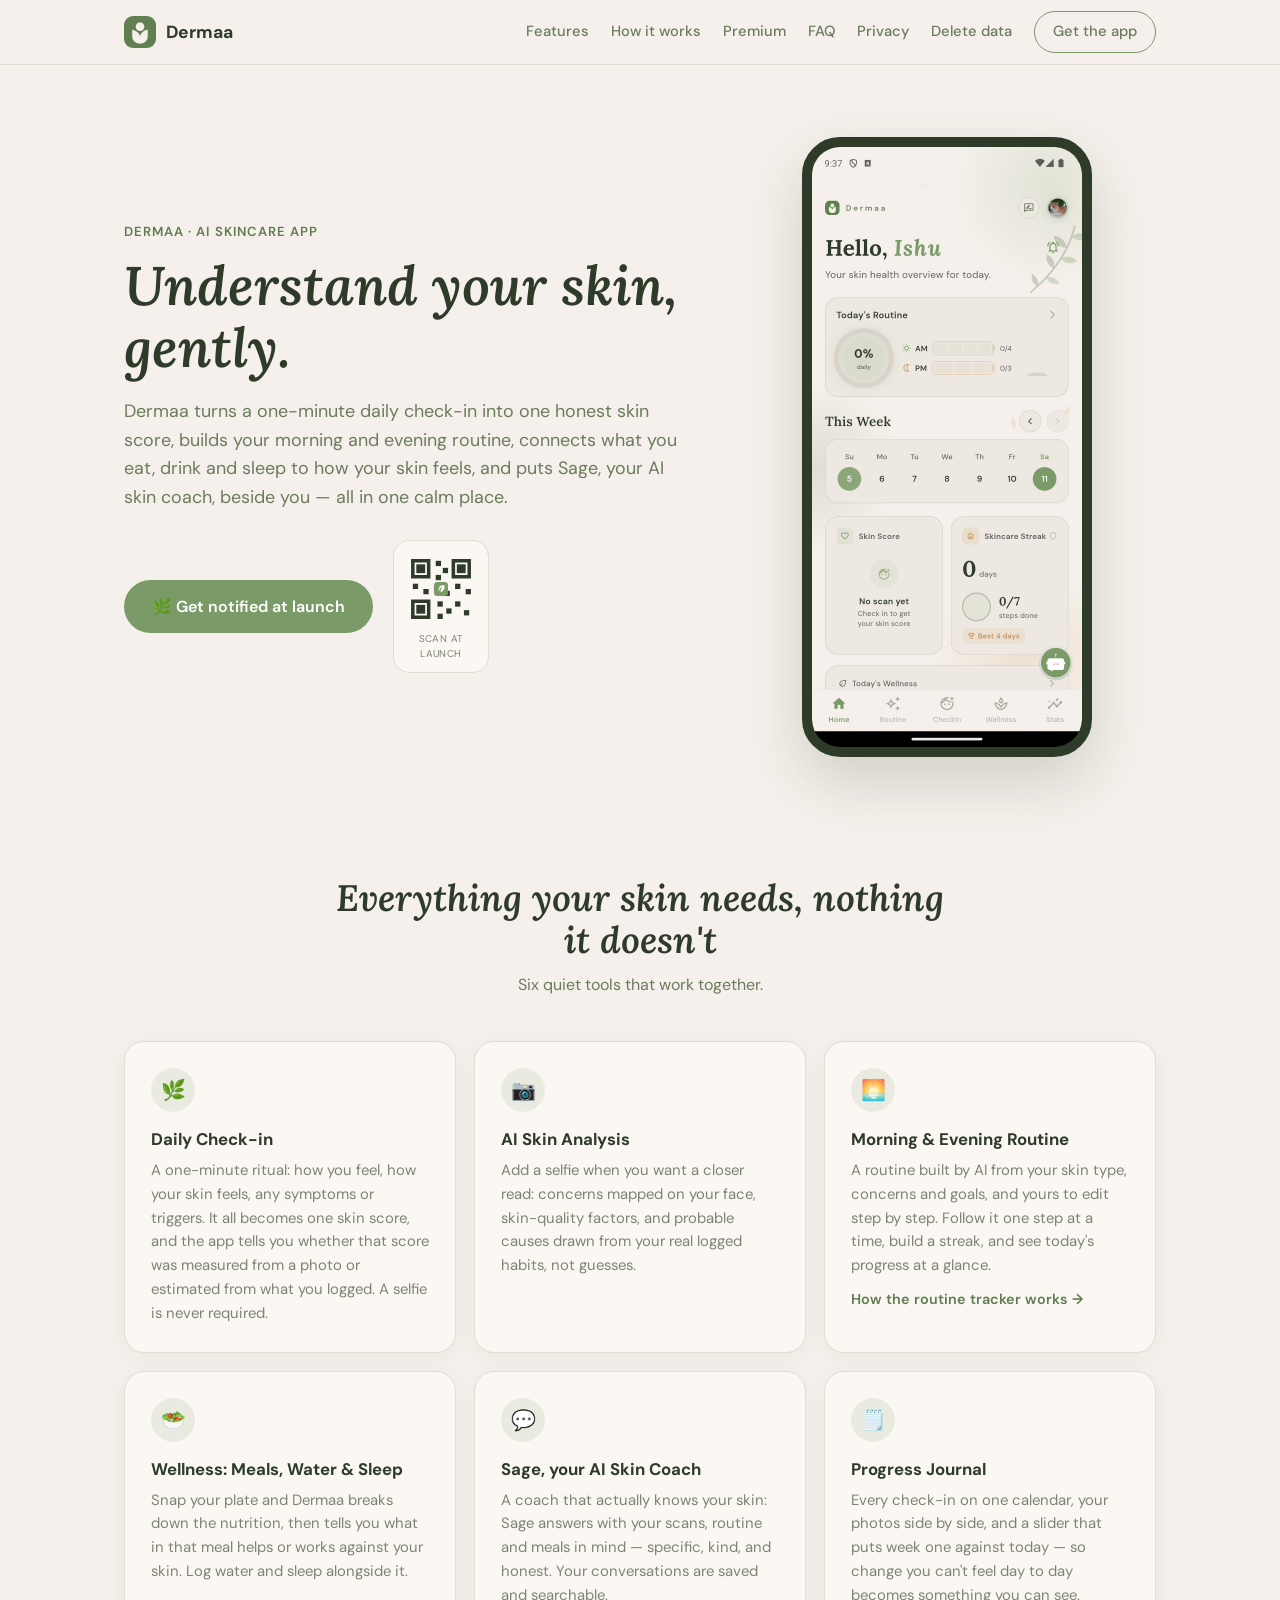
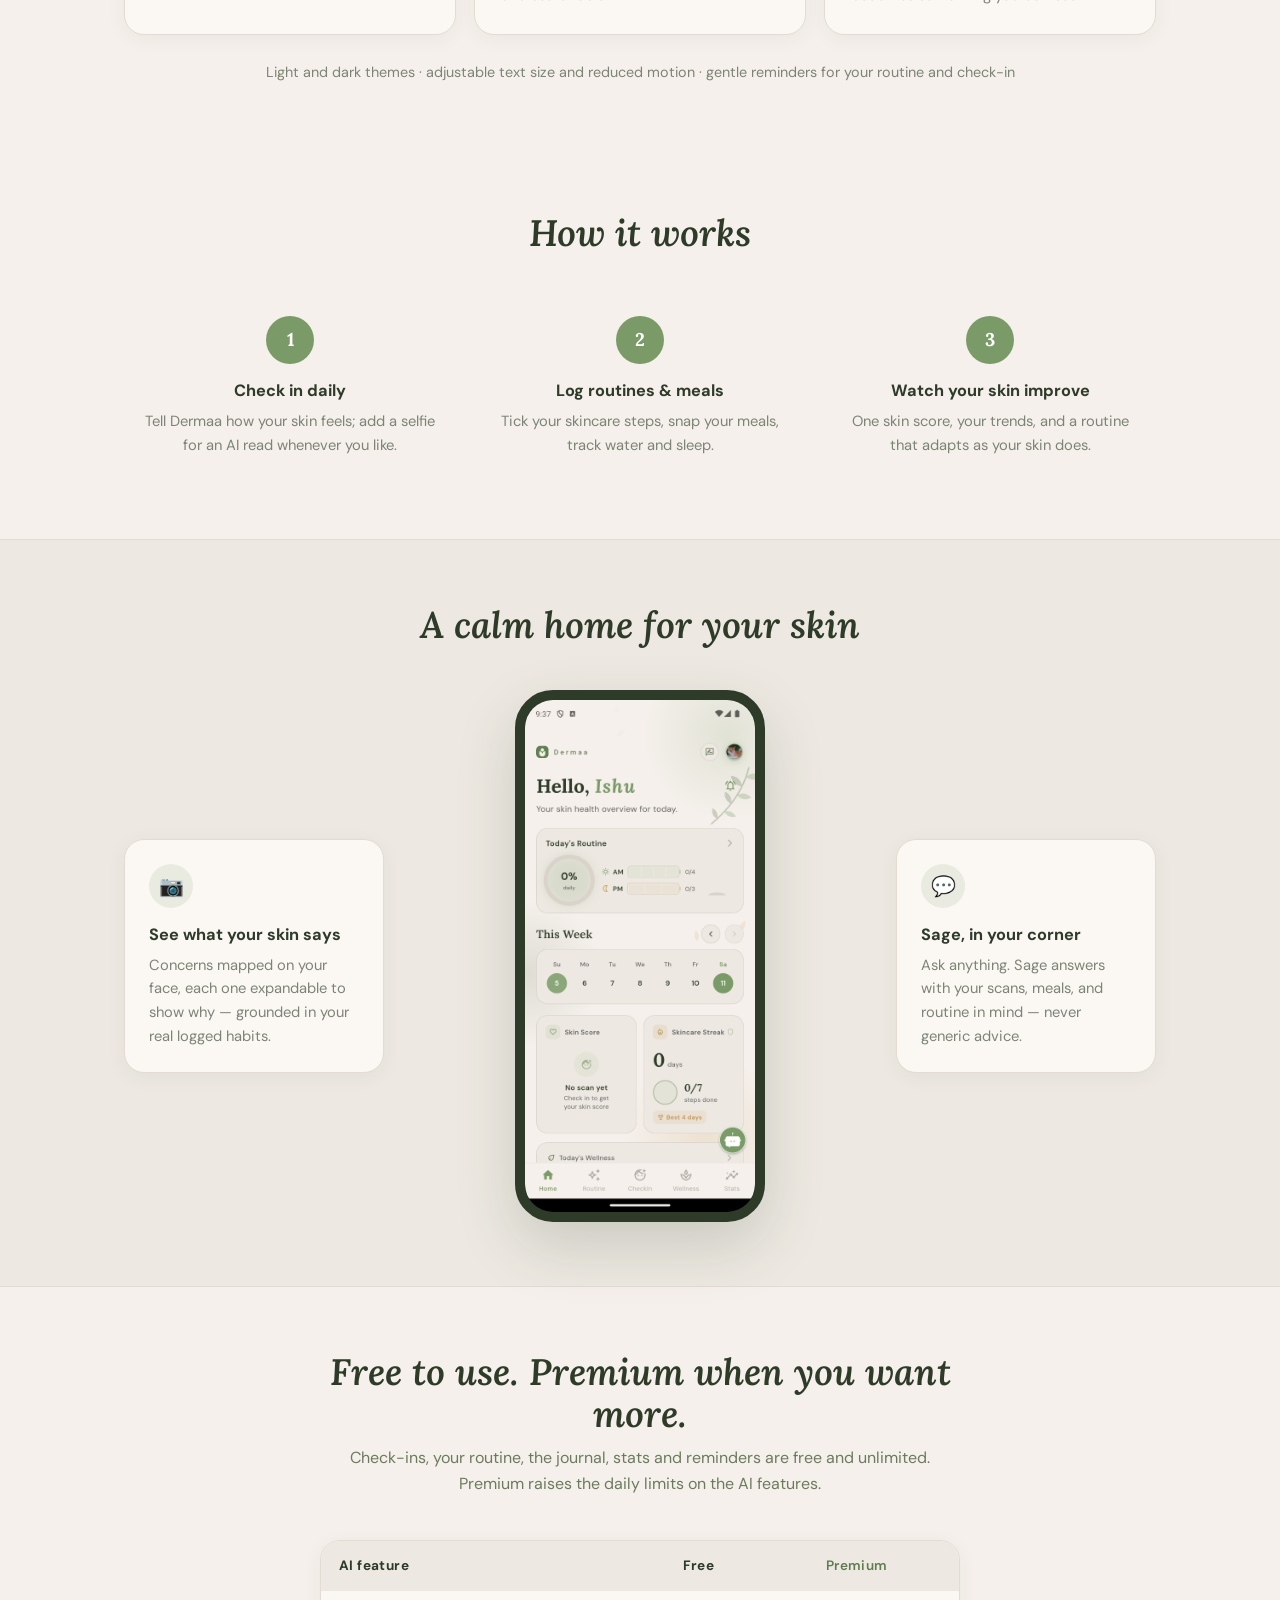
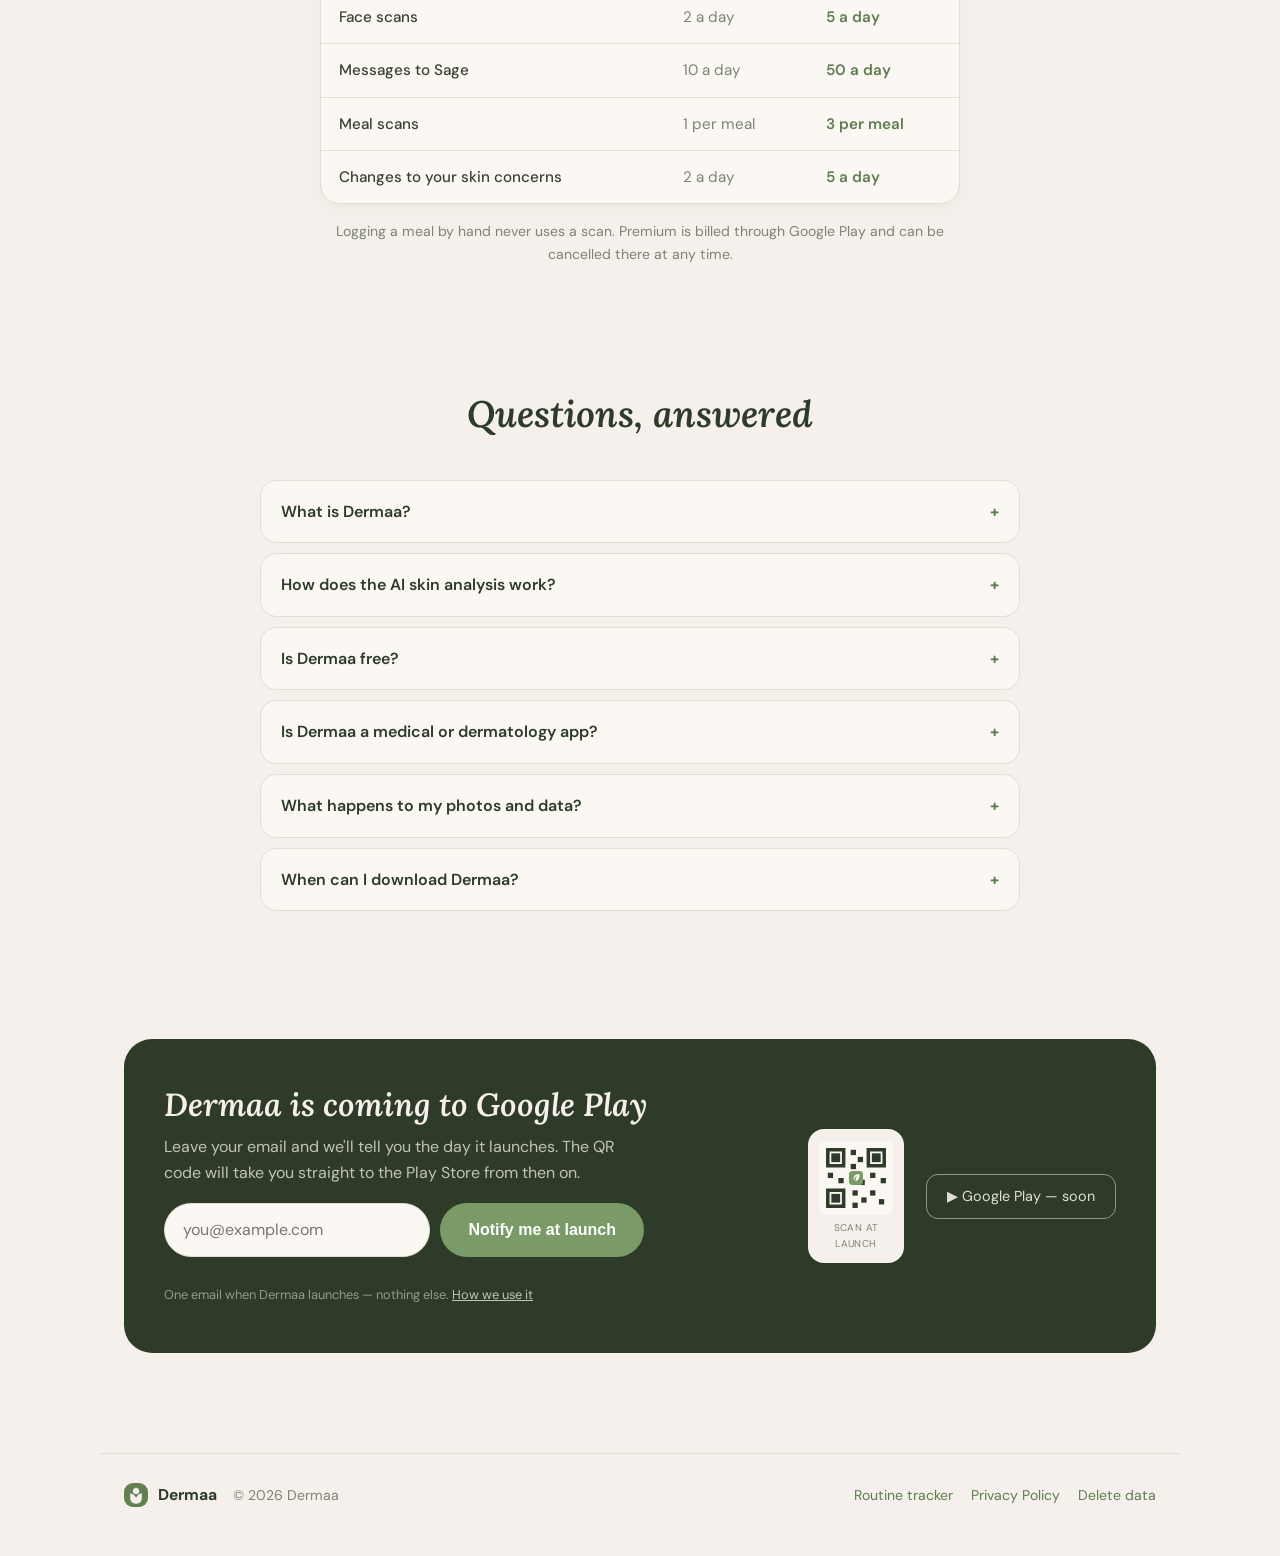
<file: index.html>
<!DOCTYPE html>
<html lang="en">
<head>
  <meta charset="UTF-8" />
  <meta name="viewport" content="width=device-width, initial-scale=1.0" />
  <title>Dermaa: AI Skin Analysis &amp; Skincare Routine Tracker</title>
  <meta name="description" content="Dermaa is an AI skincare app: a daily skin check-in with one skin score, AI skin analysis from a selfie, your morning and evening routine, and Sage, an AI skin coach." />
  <meta property="og:site_name" content="Dermaa" />
  <meta property="og:title" content="Dermaa: AI Skin Analysis &amp; Skincare Routine Tracker" />
  <meta property="og:description" content="A daily skin check-in, AI skin analysis, your morning and evening routine, wellness tracking and Sage, your AI skin coach — in one calm app." />
  <meta property="og:type" content="website" />
  <meta property="og:url" content="https://dermaa.app/" />
  <meta property="og:image" content="https://dermaa.app/assets/shot_dashboard.png" />
  <link rel="canonical" href="https://dermaa.app/" />
  <meta name="twitter:card" content="summary_large_image" />
  <link rel="icon" type="image/png" sizes="48x48" href="assets/favicon-48.png" />
  <link rel="icon" type="image/png" sizes="192x192" href="assets/icon-192.png" />
  <link rel="apple-touch-icon" href="assets/apple-touch-icon.png" />
  <script type="application/ld+json">
  {
    "@context": "https://schema.org",
    "@graph": [
      {
        "@type": "WebSite",
        "@id": "https://dermaa.app/#website",
        "name": "Dermaa",
        "alternateName": ["Dermaa app", "Dermaa skincare"],
        "url": "https://dermaa.app/"
      },
      {
        "@type": "Organization",
        "@id": "https://dermaa.app/#org",
        "name": "Dermaa",
        "url": "https://dermaa.app/",
        "logo": "https://dermaa.app/assets/app_icon.png",
        "email": "reckad007@gmail.com"
      },
      {
        "@type": "MobileApplication",
        "name": "Dermaa",
        "url": "https://dermaa.app/",
        "operatingSystem": "Android",
        "applicationCategory": "HealthApplication",
        "description": "AI skincare app: a daily skin check-in with one skin score, AI skin analysis from a selfie, a morning and evening skincare routine, meal, water and sleep tracking, and Sage, an AI skin coach.",
        "image": "https://dermaa.app/assets/shot_dashboard.png",
        "publisher": { "@id": "https://dermaa.app/#org" },
        "offers": { "@type": "Offer", "price": "0", "priceCurrency": "INR" }
      }
    ]
  }
  </script>
  <link rel="preconnect" href="https://fonts.googleapis.com" />
  <link rel="preconnect" href="https://fonts.gstatic.com" crossorigin />
  <link href="https://fonts.googleapis.com/css2?family=DM+Sans:wght@400;500;600;700&family=Lora:ital,wght@1,500;1,600;1,700&display=swap" rel="stylesheet" />
  <link rel="stylesheet" href="styles.css?v=7" />
</head>
<body>

  <header class="nav">
    <div class="wrap nav-inner">
      <a class="brand" href="#"><img src="assets/app_icon.png" alt="Dermaa logo" />Dermaa</a>
      <nav class="nav-links">
        <a href="#features">Features</a>
        <a href="#how">How it works</a>
        <a href="#premium">Premium</a>
        <a href="#faq">FAQ</a>
        <a href="privacy.html">Privacy</a>
        <a href="delete-account.html">Delete data</a>
        <a class="btn-outline" href="#download" data-track="nav_get_app">Get the app</a>
      </nav>
    </div>
  </header>

  <main>
    <section class="hero">
      <div class="wrap hero-grid">
        <div>
          <p class="eyebrow">Dermaa · AI skincare app</p>
          <h1>Understand your skin, gently.</h1>
          <p class="lead">
            Dermaa turns a one-minute daily check-in into one honest skin
            score, builds your morning and evening routine, connects what you
            eat, drink and sleep to how your skin feels, and puts Sage, your AI
            skin coach, beside you — all in one calm place.
          </p>
          <div class="hero-cta">
            <a class="btn" href="#download" data-track="hero_cta">🌿 Get notified at launch</a>
            <div class="qr-card" title="Play Store QR — added at launch">
              <!-- Placeholder — swap for the real Play Store QR at launch -->
              <img id="playstore-qr" src="assets/qr_placeholder.svg" alt="Play Store QR code placeholder" />
              <span>SCAN AT LAUNCH</span>
            </div>
          </div>
        </div>
        <div class="phone">
          <img src="assets/shot_dashboard.png" alt="Dermaa dashboard showing routine progress, skin score, and streak" />
        </div>
      </div>
    </section>

    <section id="features">
      <div class="wrap">
        <div class="section-head">
          <h2>Everything your skin needs, nothing it doesn't</h2>
          <p>Six quiet tools that work together.</p>
        </div>
        <div class="features">
          <div class="feature">
            <div class="chip">🌿</div>
            <h3>Daily Check-in</h3>
            <p>A one-minute ritual: how you feel, how your skin feels, any
            symptoms or triggers. It all becomes one skin score, and the app
            tells you whether that score was measured from a photo or estimated
            from what you logged. A selfie is never required.</p>
          </div>
          <div class="feature">
            <div class="chip">📷</div>
            <h3>AI Skin Analysis</h3>
            <p>Add a selfie when you want a closer read: concerns mapped on your
            face, skin-quality factors, and probable causes drawn from your real
            logged habits, not guesses.</p>
          </div>
          <div class="feature">
            <div class="chip">🌅</div>
            <h3>Morning &amp; Evening Routine</h3>
            <p>A routine built by AI from your skin type, concerns and goals,
            and yours to edit step by step. Follow it one step at a time, build
            a streak, and see today's progress at a glance.</p>
            <a class="feature-link" href="skincare-routine-tracker.html" data-track="routine_tracker_link">How the routine tracker works →</a>
          </div>
          <div class="feature">
            <div class="chip">🥗</div>
            <h3>Wellness: Meals, Water &amp; Sleep</h3>
            <p>Snap your plate and Dermaa breaks down the nutrition, then tells
            you what in that meal helps or works against your skin. Log water
            and sleep alongside it.</p>
          </div>
          <div class="feature">
            <div class="chip">💬</div>
            <h3>Sage, your AI Skin Coach</h3>
            <p>A coach that actually knows your skin: Sage answers with your
            scans, routine and meals in mind — specific, kind, and honest. Your
            conversations are saved and searchable.</p>
          </div>
          <div class="feature">
            <div class="chip">🗒️</div>
            <h3>Progress Journal</h3>
            <p>Every check-in on one calendar, your photos side by side, and a
            slider that puts week one against today — so change you can't feel
            day to day becomes something you can see.</p>
          </div>
        </div>
        <p class="features-note">Light and dark themes · adjustable text size and
        reduced motion · gentle reminders for your routine and check-in</p>
      </div>
    </section>

    <section id="how">
      <div class="wrap">
        <div class="section-head">
          <h2>How it works</h2>
        </div>
        <div class="steps">
          <div class="step">
            <div class="num">1</div>
            <h3>Check in daily</h3>
            <p>Tell Dermaa how your skin feels; add a selfie for an AI read
            whenever you like.</p>
          </div>
          <div class="step">
            <div class="num">2</div>
            <h3>Log routines &amp; meals</h3>
            <p>Tick your skincare steps, snap your meals, track water and sleep.</p>
          </div>
          <div class="step">
            <div class="num">3</div>
            <h3>Watch your skin improve</h3>
            <p>One skin score, your trends, and a routine that adapts as your
            skin does.</p>
          </div>
        </div>
      </div>
    </section>

    <!-- More phone screenshots can be added here later: duplicate the .phone
         block inside .shots-row and drop PNGs into assets/. -->
    <section class="shots">
      <div class="wrap">
        <div class="section-head">
          <h2>A calm home for your skin</h2>
        </div>
        <div class="shots-row">
          <div class="shot-callout">
            <div class="chip">📷</div>
            <h3>See what your skin says</h3>
            <p>Concerns mapped on your face, each one expandable to show why —
            grounded in your real logged habits.</p>
          </div>
          <div class="phone"><img src="assets/shot_dashboard.png" alt="Dermaa dashboard" /></div>
          <div class="shot-callout">
            <div class="chip">💬</div>
            <h3>Sage, in your corner</h3>
            <p>Ask anything. Sage answers with your scans, meals, and
            routine in mind — never generic advice.</p>
          </div>
        </div>
      </div>
    </section>

    <section id="premium">
      <div class="wrap">
        <div class="section-head">
          <h2>Free to use. Premium when you want more.</h2>
          <p>Check-ins, your routine, the journal, stats and reminders are free
          and unlimited. Premium raises the daily limits on the AI features.</p>
        </div>
        <div class="plans">
          <table>
            <thead>
              <tr><th scope="col">AI feature</th><th scope="col">Free</th><th scope="col">Premium</th></tr>
            </thead>
            <tbody>
              <tr><th scope="row">Face scans</th><td>2 a day</td><td>5 a day</td></tr>
              <tr><th scope="row">Messages to Sage</th><td>10 a day</td><td>50 a day</td></tr>
              <tr><th scope="row">Meal scans</th><td>1 per meal</td><td>3 per meal</td></tr>
              <tr><th scope="row">Changes to your skin concerns</th><td>2 a day</td><td>5 a day</td></tr>
            </tbody>
          </table>
          <p class="plans-note">Logging a meal by hand never uses a scan. Premium
          is billed through Google Play and can be cancelled there at any time.</p>
        </div>
      </div>
    </section>

    <section id="faq">
      <div class="wrap">
        <div class="section-head">
          <h2>Questions, answered</h2>
        </div>
        <div class="faq">
          <details>
            <summary>What is Dermaa?</summary>
            <p>Dermaa is a skincare tracking app for Android. You check in once a
            day, follow a morning and evening routine built for your skin, log
            meals, water and sleep, and ask Sage, the AI skin coach, anything
            about your skin. It brings it all together into one skin score and
            a journal that shows how your skin changes over time.</p>
          </details>
          <details>
            <summary>How does the AI skin analysis work?</summary>
            <p>Take a selfie and Dermaa's AI maps the concerns it sees on your
            face, rates skin-quality factors, and suggests probable causes from
            what you have actually logged — your routine, meals, sleep and
            triggers. A selfie is always optional: a check-in without one still
            counts.</p>
          </details>
          <details>
            <summary>Is Dermaa free?</summary>
            <p>Yes. Check-ins, your routine, the journal, stats and reminders are
            free and unlimited. A Premium subscription raises the daily limits on
            the AI features — see <a href="#premium">Free &amp; Premium</a>.</p>
          </details>
          <details>
            <summary>Is Dermaa a medical or dermatology app?</summary>
            <p>No. Dermaa gives general skincare and wellness guidance. It does
            not diagnose conditions and does not replace a dermatologist — for
            anything that worries you, see a qualified professional.</p>
          </details>
          <details>
            <summary>What happens to my photos and data?</summary>
            <p>They are used only to run the features you see, never sold,
            never used for advertising and never used to train AI models. You
            can delete your account and everything in it from inside the app.
            Read the <a href="privacy.html">privacy policy</a>.</p>
          </details>
          <details>
            <summary>When can I download Dermaa?</summary>
            <p>Dermaa is coming soon to Google Play. This page will link straight
            to the Play Store on launch day.</p>
          </details>
        </div>
      </div>
    </section>

    <section id="download">
      <div class="wrap">
        <div class="download-band">
          <div>
            <h2>Dermaa is coming to Google Play</h2>
            <p>Leave your email and we'll tell you the day it launches. The QR
            code will take you straight to the Play Store from then on.</p>
            <form class="lead-form" data-lead-form novalidate>
              <label class="sr-only" for="lead-email">Email address</label>
              <div class="lead-row">
                <input id="lead-email" type="email" name="email" placeholder="you@example.com" autocomplete="email" required />
                <button type="submit" class="btn" data-track="lead_submit">Notify me at launch</button>
              </div>
              <input class="hp" type="text" name="company" tabindex="-1" autocomplete="off" aria-hidden="true" />
              <p class="lead-status" data-lead-status role="status" aria-live="polite"></p>
              <p class="lead-fine">One email when Dermaa launches — nothing else.
              <a href="privacy.html#website">How we use it</a></p>
            </form>
          </div>
          <div class="download-actions">
            <div class="qr-card on-dark">
              <img src="assets/qr_placeholder.svg" alt="Play Store QR code placeholder" />
              <span>SCAN AT LAUNCH</span>
            </div>
            <span class="play-badge">▶ Google Play — soon</span>
          </div>
        </div>
      </div>
    </section>
  </main>

  <footer>
    <div class="wrap footer-inner">
      <a class="brand" href="#"><img src="assets/app_icon.png" alt="" />Dermaa</a>
      <span>© 2026 Dermaa</span>
      <div class="footer-links">
        <a href="skincare-routine-tracker.html">Routine tracker</a>
        <a href="privacy.html">Privacy Policy</a>
        <a href="delete-account.html">Delete data</a>
      </div>
    </div>
  </footer>
  <script src="assets/track.js?v=2" defer></script>
</body>
</html>
</file>
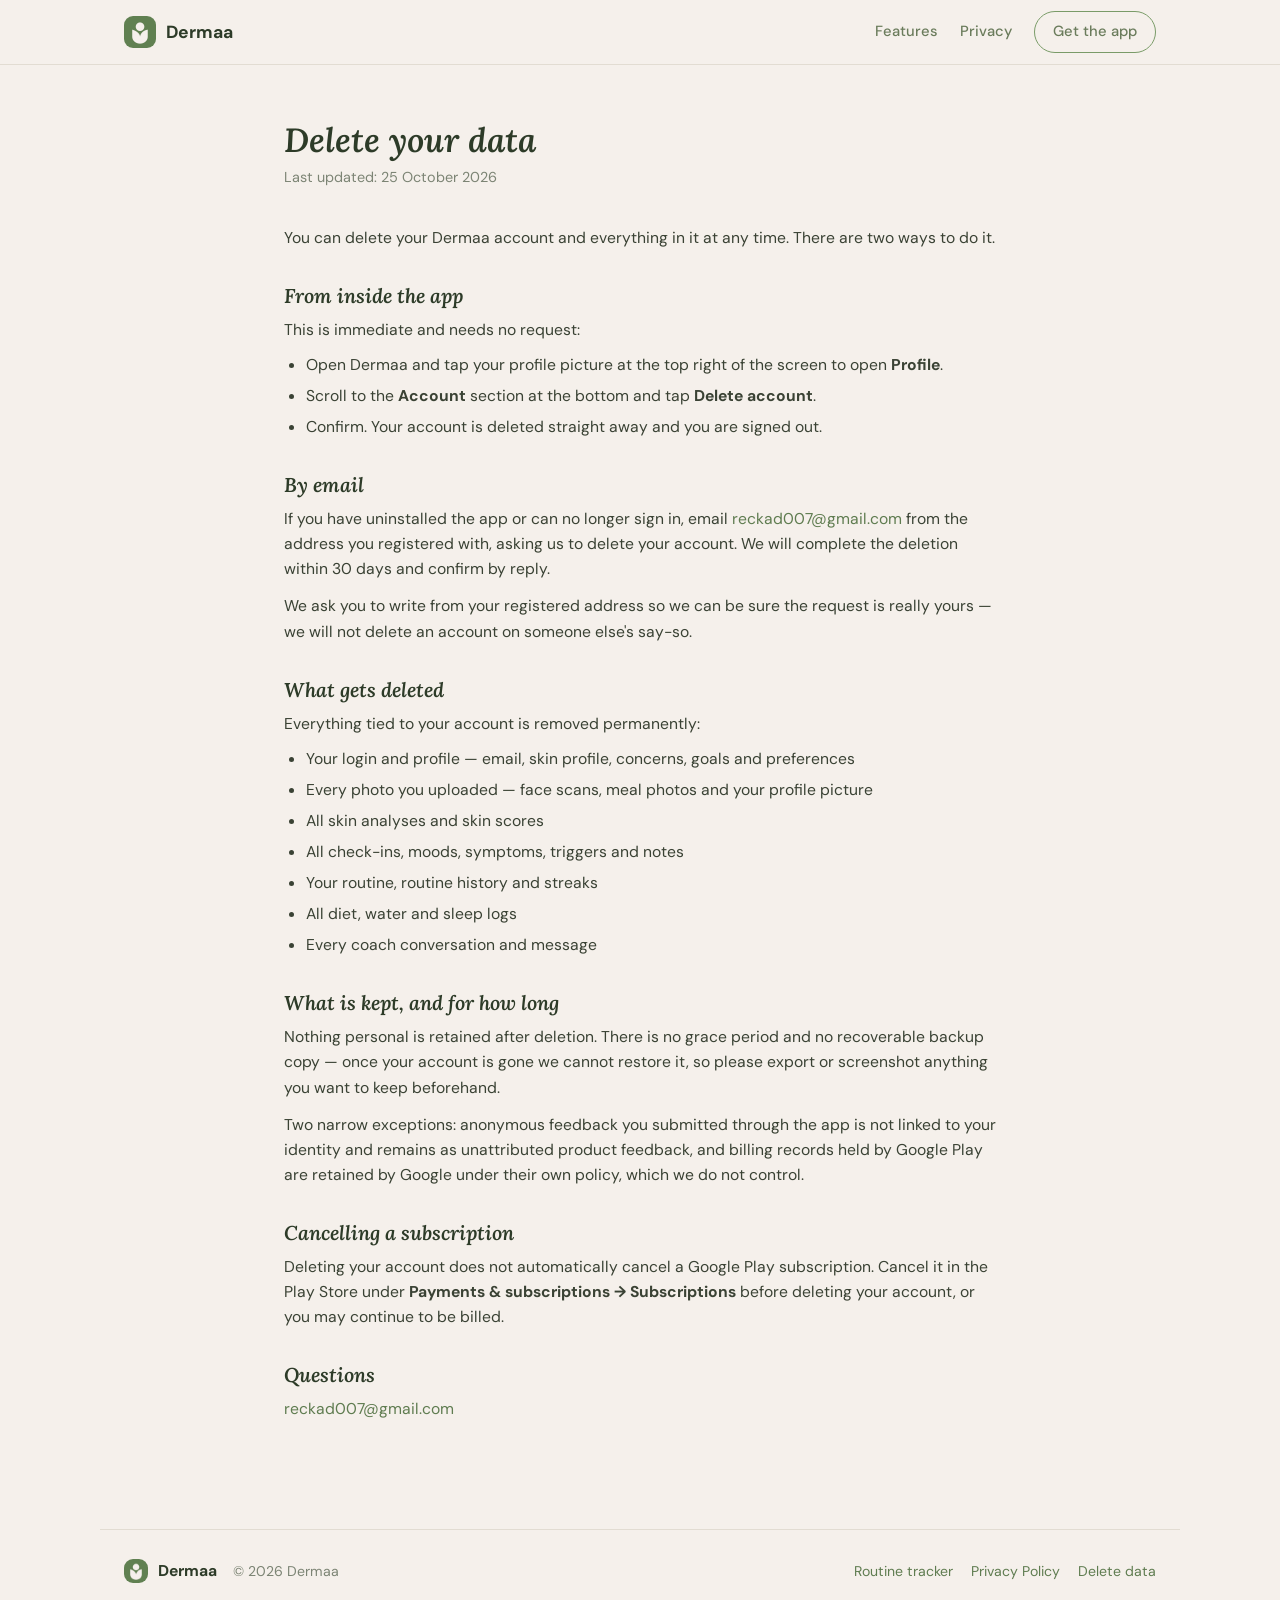
<file: delete-account.html>
<!DOCTYPE html>
<html lang="en">
<head>
  <meta charset="UTF-8" />
  <meta name="viewport" content="width=device-width, initial-scale=1.0" />
  <title>Delete your data — Dermaa</title>
  <meta name="description" content="How to delete your Dermaa account and all associated data, from inside the app or by request." />
  <link rel="icon" type="image/png" sizes="48x48" href="assets/favicon-48.png" />
  <link rel="icon" type="image/png" sizes="192x192" href="assets/icon-192.png" />
  <link rel="apple-touch-icon" href="assets/apple-touch-icon.png" />
  <link rel="preconnect" href="https://fonts.googleapis.com" />
  <link rel="preconnect" href="https://fonts.gstatic.com" crossorigin />
  <link href="https://fonts.googleapis.com/css2?family=DM+Sans:wght@400;500;600;700&family=Lora:ital,wght@1,500;1,600&display=swap" rel="stylesheet" />
  <link rel="canonical" href="https://dermaa.app/delete-account.html" />
  <link rel="stylesheet" href="styles.css?v=7" />
</head>
<body>
  <header class="nav">
    <div class="wrap nav-inner">
      <a class="brand" href="index.html"><img src="assets/app_icon.png" alt="" />Dermaa</a>
      <nav class="nav-links">
        <a href="index.html#features">Features</a>
        <a href="privacy.html">Privacy</a>
        <a class="btn-outline" href="index.html#download" data-track="nav_get_app">Get the app</a>
      </nav>
    </div>
  </header>

  <main class="doc">
    <h1>Delete your data</h1>
    <p class="updated">Last updated: 25 October 2026</p>

    <p>You can delete your Dermaa account and everything in it at any time. There
    are two ways to do it.</p>

    <h2>From inside the app</h2>
    <p>This is immediate and needs no request:</p>
    <ul>
      <li>Open Dermaa and tap your profile picture at the top right of the screen to open <strong>Profile</strong>.</li>
      <li>Scroll to the <strong>Account</strong> section at the bottom and tap <strong>Delete account</strong>.</li>
      <li>Confirm. Your account is deleted straight away and you are signed out.</li>
    </ul>

    <h2>By email</h2>
    <p>If you have uninstalled the app or can no longer sign in, email
    <a href="mailto:reckad007@gmail.com?subject=Dermaa%20account%20deletion%20request">reckad007@gmail.com</a>
    from the address you registered with, asking us to delete your account. We
    will complete the deletion within 30 days and confirm by reply.</p>
    <p>We ask you to write from your registered address so we can be sure the
    request is really yours — we will not delete an account on someone else's
    say-so.</p>

    <h2>What gets deleted</h2>
    <p>Everything tied to your account is removed permanently:</p>
    <ul>
      <li>Your login and profile — email, skin profile, concerns, goals and preferences</li>
      <li>Every photo you uploaded — face scans, meal photos and your profile picture</li>
      <li>All skin analyses and skin scores</li>
      <li>All check-ins, moods, symptoms, triggers and notes</li>
      <li>Your routine, routine history and streaks</li>
      <li>All diet, water and sleep logs</li>
      <li>Every coach conversation and message</li>
    </ul>

    <h2>What is kept, and for how long</h2>
    <p>Nothing personal is retained after deletion. There is no grace period and
    no recoverable backup copy — once your account is gone we cannot restore it,
    so please export or screenshot anything you want to keep beforehand.</p>
    <p>Two narrow exceptions: anonymous feedback you submitted through the app
    is not linked to your identity and remains as unattributed product feedback,
    and billing records held by Google Play are retained by Google under their
    own policy, which we do not control.</p>

    <h2>Cancelling a subscription</h2>
    <p>Deleting your account does not automatically cancel a Google Play
    subscription. Cancel it in the Play Store under
    <strong>Payments &amp; subscriptions → Subscriptions</strong> before deleting
    your account, or you may continue to be billed.</p>

    <h2>Questions</h2>
    <p><a href="mailto:reckad007@gmail.com">reckad007@gmail.com</a></p>
  </main>

  <footer>
    <div class="wrap footer-inner">
      <a class="brand" href="index.html"><img src="assets/app_icon.png" alt="" />Dermaa</a>
      <span>© 2026 Dermaa</span>
      <div class="footer-links">
        <a href="skincare-routine-tracker.html">Routine tracker</a>
        <a href="privacy.html">Privacy Policy</a>
        <a href="delete-account.html">Delete data</a>
      </div>
    </div>
  </footer>
  <script src="assets/track.js?v=2" defer></script>
</body>
</html>
</file>
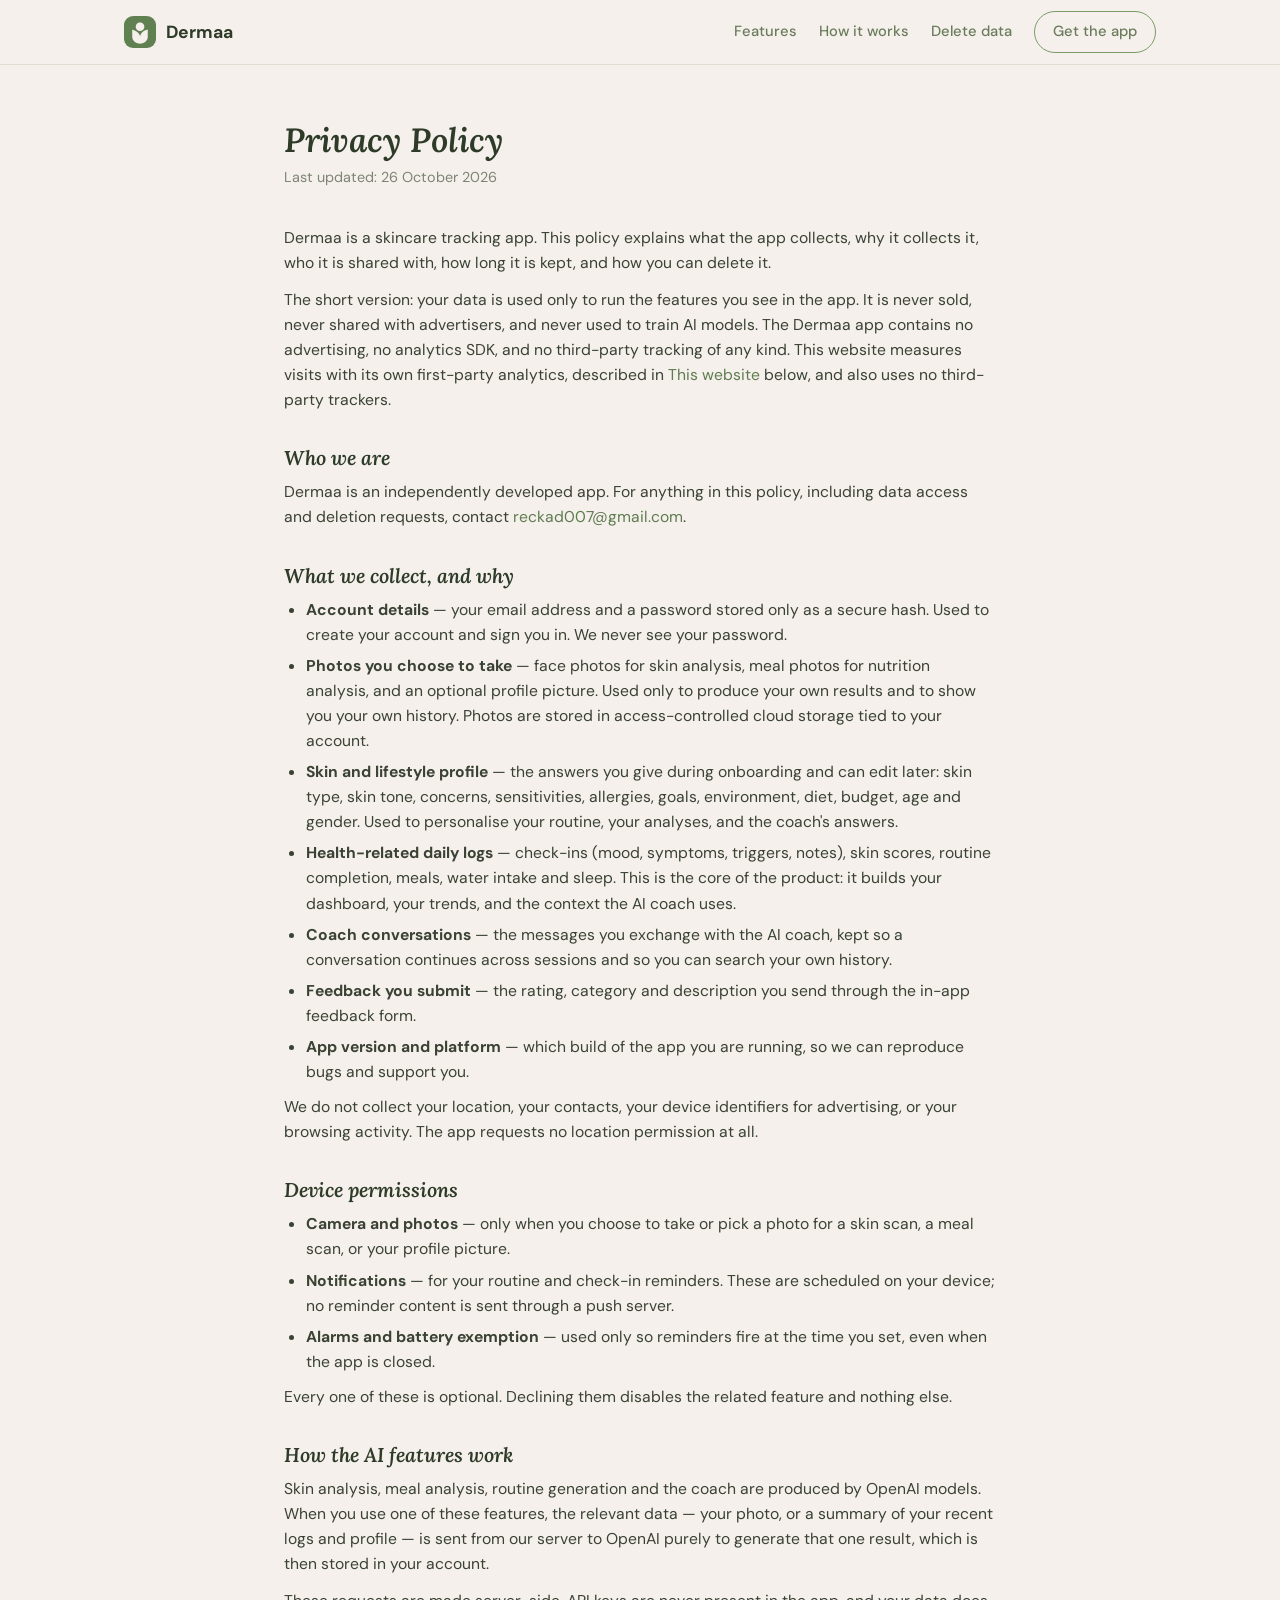
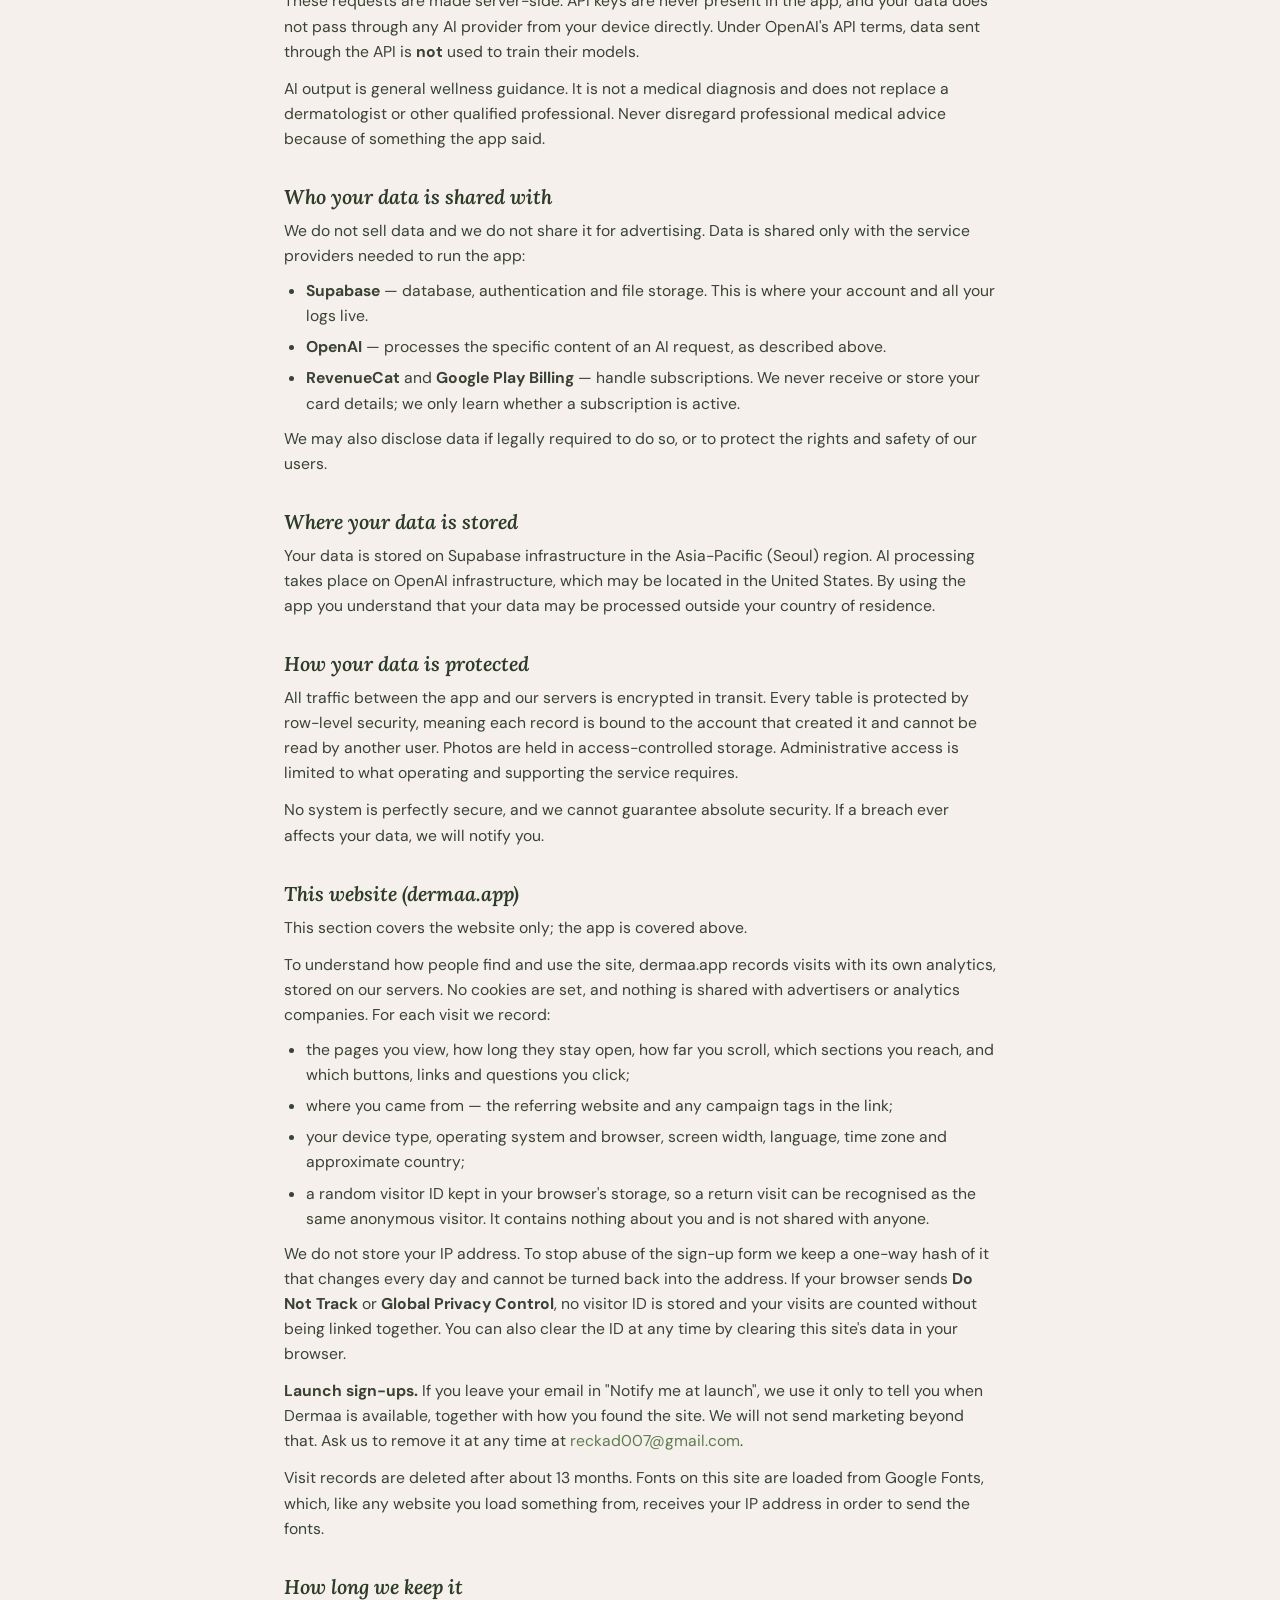
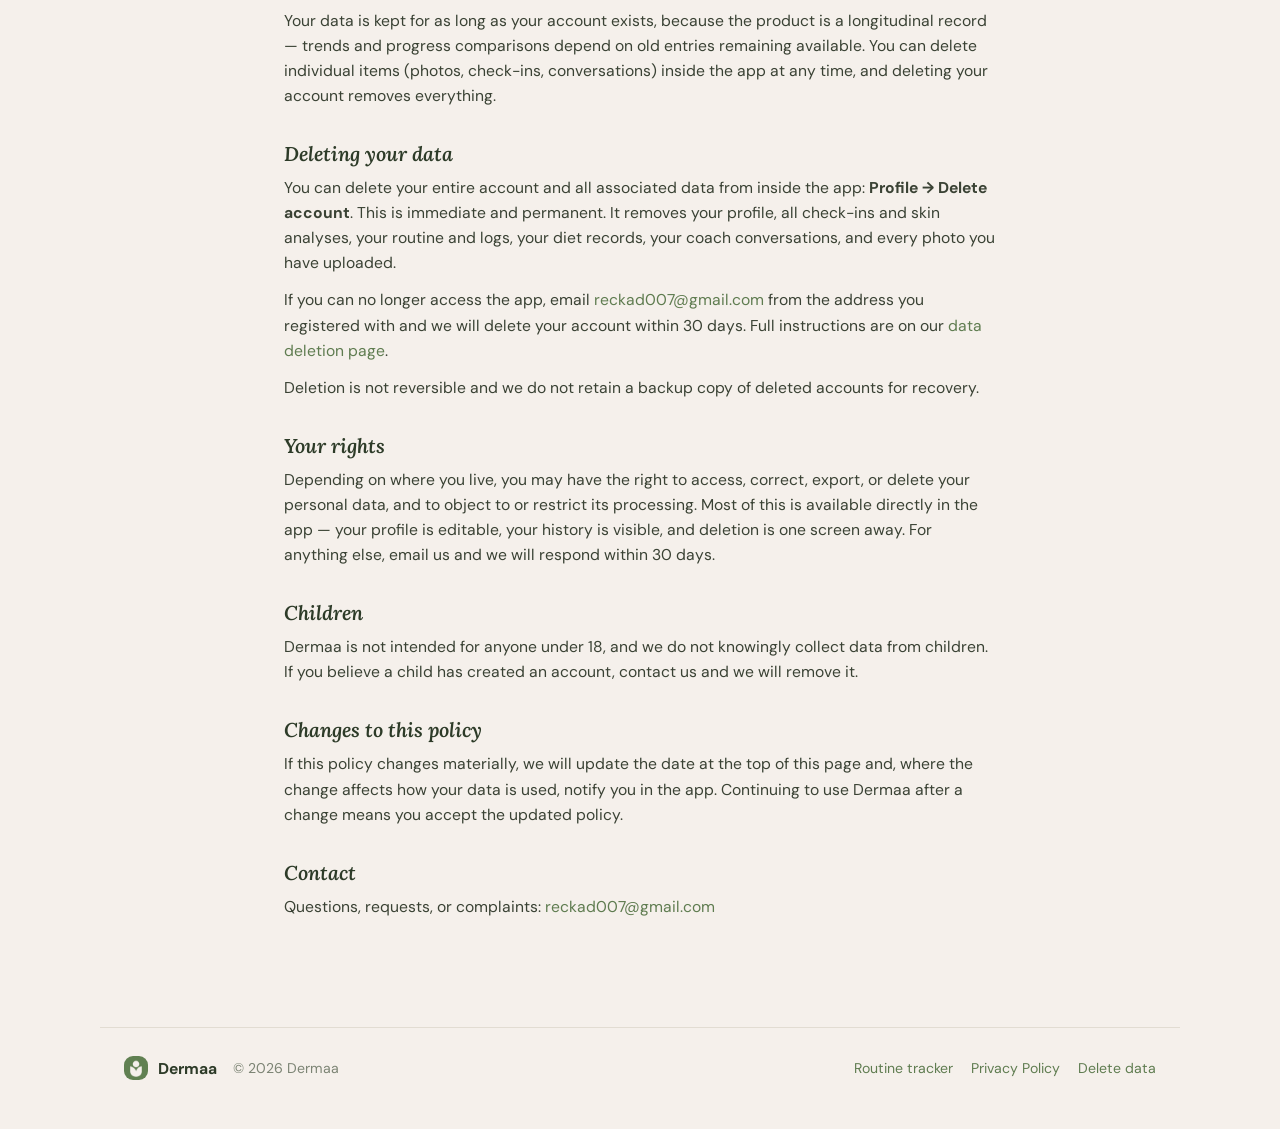
<file: privacy.html>
<!DOCTYPE html>
<html lang="en">
<head>
  <meta charset="UTF-8" />
  <meta name="viewport" content="width=device-width, initial-scale=1.0" />
  <title>Privacy Policy — Dermaa</title>
  <meta name="description" content="How Dermaa collects, uses, stores, and deletes your data — including photos, health-related logs, and AI processing." />
  <link rel="icon" type="image/png" sizes="48x48" href="assets/favicon-48.png" />
  <link rel="icon" type="image/png" sizes="192x192" href="assets/icon-192.png" />
  <link rel="apple-touch-icon" href="assets/apple-touch-icon.png" />
  <link rel="preconnect" href="https://fonts.googleapis.com" />
  <link rel="preconnect" href="https://fonts.gstatic.com" crossorigin />
  <link href="https://fonts.googleapis.com/css2?family=DM+Sans:wght@400;500;600;700&family=Lora:ital,wght@1,500;1,600&display=swap" rel="stylesheet" />
  <link rel="canonical" href="https://dermaa.app/privacy.html" />
  <link rel="stylesheet" href="styles.css?v=7" />
</head>
<body>
  <header class="nav">
    <div class="wrap nav-inner">
      <a class="brand" href="index.html"><img src="assets/app_icon.png" alt="" />Dermaa</a>
      <nav class="nav-links">
        <a href="index.html#features">Features</a>
        <a href="index.html#how">How it works</a>
        <a href="delete-account.html">Delete data</a>
        <a class="btn-outline" href="index.html#download" data-track="nav_get_app">Get the app</a>
      </nav>
    </div>
  </header>

  <main class="doc">
    <h1>Privacy Policy</h1>
    <p class="updated">Last updated: 26 October 2026</p>

    <p>Dermaa is a skincare tracking app. This policy explains what the app
    collects, why it collects it, who it is shared with, how long it is kept,
    and how you can delete it.</p>

    <p>The short version: your data is used only to run the features you see in
    the app. It is never sold, never shared with advertisers, and never used to
    train AI models. The Dermaa app contains no advertising, no analytics SDK, and
    no third-party tracking of any kind. This website measures visits with its
    own first-party analytics, described in <a href="#website">This website</a>
    below, and also uses no third-party trackers.</p>

    <h2>Who we are</h2>
    <p>Dermaa is an independently developed app. For anything in this policy,
    including data access and deletion requests, contact
    <a href="mailto:reckad007@gmail.com">reckad007@gmail.com</a>.</p>

    <h2>What we collect, and why</h2>
    <ul>
      <li><strong>Account details</strong> — your email address and a password
      stored only as a secure hash. Used to create your account and sign you
      in. We never see your password.</li>

      <li><strong>Photos you choose to take</strong> — face photos for skin
      analysis, meal photos for nutrition analysis, and an optional profile
      picture. Used only to produce your own results and to show you your own
      history. Photos are stored in access-controlled cloud storage tied to
      your account.</li>

      <li><strong>Skin and lifestyle profile</strong> — the answers you give
      during onboarding and can edit later: skin type, skin tone, concerns,
      sensitivities, allergies, goals, environment, diet, budget, age and
      gender. Used to personalise your routine, your analyses, and the coach's
      answers.</li>

      <li><strong>Health-related daily logs</strong> — check-ins (mood,
      symptoms, triggers, notes), skin scores, routine completion, meals, water
      intake and sleep. This is the core of the product: it builds your
      dashboard, your trends, and the context the AI coach uses.</li>

      <li><strong>Coach conversations</strong> — the messages you exchange with
      the AI coach, kept so a conversation continues across sessions and so you
      can search your own history.</li>

      <li><strong>Feedback you submit</strong> — the rating, category and
      description you send through the in-app feedback form.</li>

      <li><strong>App version and platform</strong> — which build of the app
      you are running, so we can reproduce bugs and support you.</li>
    </ul>

    <p>We do not collect your location, your contacts, your device identifiers
    for advertising, or your browsing activity. The app requests no location
    permission at all.</p>

    <h2>Device permissions</h2>
    <ul>
      <li><strong>Camera and photos</strong> — only when you choose to take or
      pick a photo for a skin scan, a meal scan, or your profile picture.</li>
      <li><strong>Notifications</strong> — for your routine and check-in
      reminders. These are scheduled on your device; no reminder content is
      sent through a push server.</li>
      <li><strong>Alarms and battery exemption</strong> — used only so
      reminders fire at the time you set, even when the app is closed.</li>
    </ul>
    <p>Every one of these is optional. Declining them disables the related
    feature and nothing else.</p>

    <h2>How the AI features work</h2>
    <p>Skin analysis, meal analysis, routine generation and the coach are
    produced by OpenAI models. When you use one of these features, the relevant
    data — your photo, or a summary of your recent logs and profile — is sent
    from our server to OpenAI purely to generate that one result, which is then
    stored in your account.</p>
    <p>These requests are made server-side. API keys are never present in the
    app, and your data does not pass through any AI provider from your device
    directly. Under OpenAI's API terms, data sent through the API is
    <strong>not</strong> used to train their models.</p>
    <p>AI output is general wellness guidance. It is not a medical diagnosis and
    does not replace a dermatologist or other qualified professional. Never
    disregard professional medical advice because of something the app said.</p>

    <h2>Who your data is shared with</h2>
    <p>We do not sell data and we do not share it for advertising. Data is
    shared only with the service providers needed to run the app:</p>
    <ul>
      <li><strong>Supabase</strong> — database, authentication and file storage.
      This is where your account and all your logs live.</li>
      <li><strong>OpenAI</strong> — processes the specific content of an AI
      request, as described above.</li>
      <li><strong>RevenueCat</strong> and <strong>Google Play Billing</strong> —
      handle subscriptions. We never receive or store your card details; we only
      learn whether a subscription is active.</li>
    </ul>
    <p>We may also disclose data if legally required to do so, or to protect the
    rights and safety of our users.</p>

    <h2>Where your data is stored</h2>
    <p>Your data is stored on Supabase infrastructure in the Asia-Pacific
    (Seoul) region. AI processing takes place on OpenAI infrastructure, which
    may be located in the United States. By using the app you understand that
    your data may be processed outside your country of residence.</p>

    <h2>How your data is protected</h2>
    <p>All traffic between the app and our servers is encrypted in transit.
    Every table is protected by row-level security, meaning each record is bound
    to the account that created it and cannot be read by another user. Photos
    are held in access-controlled storage. Administrative access is limited to
    what operating and supporting the service requires.</p>
    <p>No system is perfectly secure, and we cannot guarantee absolute security.
    If a breach ever affects your data, we will notify you.</p>

    <h2 id="website">This website (dermaa.app)</h2>
    <p>This section covers the website only; the app is covered above.</p>
    <p>To understand how people find and use the site, dermaa.app records
    visits with its own analytics, stored on our servers. No cookies are
    set, and nothing is shared with advertisers or analytics companies. For
    each visit we record:</p>
    <ul>
      <li>the pages you view, how long they stay open, how far you scroll,
      which sections you reach, and which buttons, links and questions you
      click;</li>
      <li>where you came from — the referring website and any campaign
      tags in the link;</li>
      <li>your device type, operating system and browser, screen width,
      language, time zone and approximate country;</li>
      <li>a random visitor ID kept in your browser's storage, so a return visit
      can be recognised as the same anonymous visitor. It contains nothing
      about you and is not shared with anyone.</li>
    </ul>
    <p>We do not store your IP address. To stop abuse of the sign-up form we
    keep a one-way hash of it that changes every day and cannot be turned back
    into the address. If your browser sends <strong>Do Not Track</strong> or
    <strong>Global Privacy Control</strong>, no visitor ID is stored and your
    visits are counted without being linked together. You can also clear the
    ID at any time by clearing this site's data in your browser.</p>
    <p><strong>Launch sign-ups.</strong> If you leave your email in "Notify me
    at launch", we use it only to tell you when Dermaa is available, together
    with how you found the site. We will not send marketing beyond that. Ask
    us to remove it at any time at
    <a href="mailto:reckad007@gmail.com">reckad007@gmail.com</a>.</p>
    <p>Visit records are deleted after about 13 months. Fonts on this site are
    loaded from Google Fonts, which, like any website you load something from,
    receives your IP address in order to send the fonts.</p>

    <h2>How long we keep it</h2>
    <p>Your data is kept for as long as your account exists, because the product
    is a longitudinal record — trends and progress comparisons depend on old
    entries remaining available. You can delete individual items (photos,
    check-ins, conversations) inside the app at any time, and deleting your
    account removes everything.</p>

    <h2>Deleting your data</h2>
    <p>You can delete your entire account and all associated data from inside
    the app: <strong>Profile → Delete account</strong>. This is immediate and
    permanent. It removes your profile, all check-ins and skin analyses, your
    routine and logs, your diet records, your coach conversations, and every
    photo you have uploaded.</p>
    <p>If you can no longer access the app, email
    <a href="mailto:reckad007@gmail.com">reckad007@gmail.com</a> from the
    address you registered with and we will delete your account within 30 days.
    Full instructions are on our
    <a href="delete-account.html">data deletion page</a>.</p>
    <p>Deletion is not reversible and we do not retain a backup copy of deleted
    accounts for recovery.</p>

    <h2>Your rights</h2>
    <p>Depending on where you live, you may have the right to access, correct,
    export, or delete your personal data, and to object to or restrict its
    processing. Most of this is available directly in the app — your profile is
    editable, your history is visible, and deletion is one screen away. For
    anything else, email us and we will respond within 30 days.</p>

    <h2>Children</h2>
    <p>Dermaa is not intended for anyone under 18, and we do not knowingly
    collect data from children. If you believe a child has created an account,
    contact us and we will remove it.</p>

    <h2>Changes to this policy</h2>
    <p>If this policy changes materially, we will update the date at the top of
    this page and, where the change affects how your data is used, notify you in
    the app. Continuing to use Dermaa after a change means you accept the
    updated policy.</p>

    <h2>Contact</h2>
    <p>Questions, requests, or complaints:
    <a href="mailto:reckad007@gmail.com">reckad007@gmail.com</a></p>
  </main>

  <footer>
    <div class="wrap footer-inner">
      <a class="brand" href="index.html"><img src="assets/app_icon.png" alt="" />Dermaa</a>
      <span>© 2026 Dermaa</span>
      <div class="footer-links">
        <a href="skincare-routine-tracker.html">Routine tracker</a>
        <a href="privacy.html">Privacy Policy</a>
        <a href="delete-account.html">Delete data</a>
      </div>
    </div>
  </footer>
  <script src="assets/track.js?v=2" defer></script>
</body>
</html>
</file>
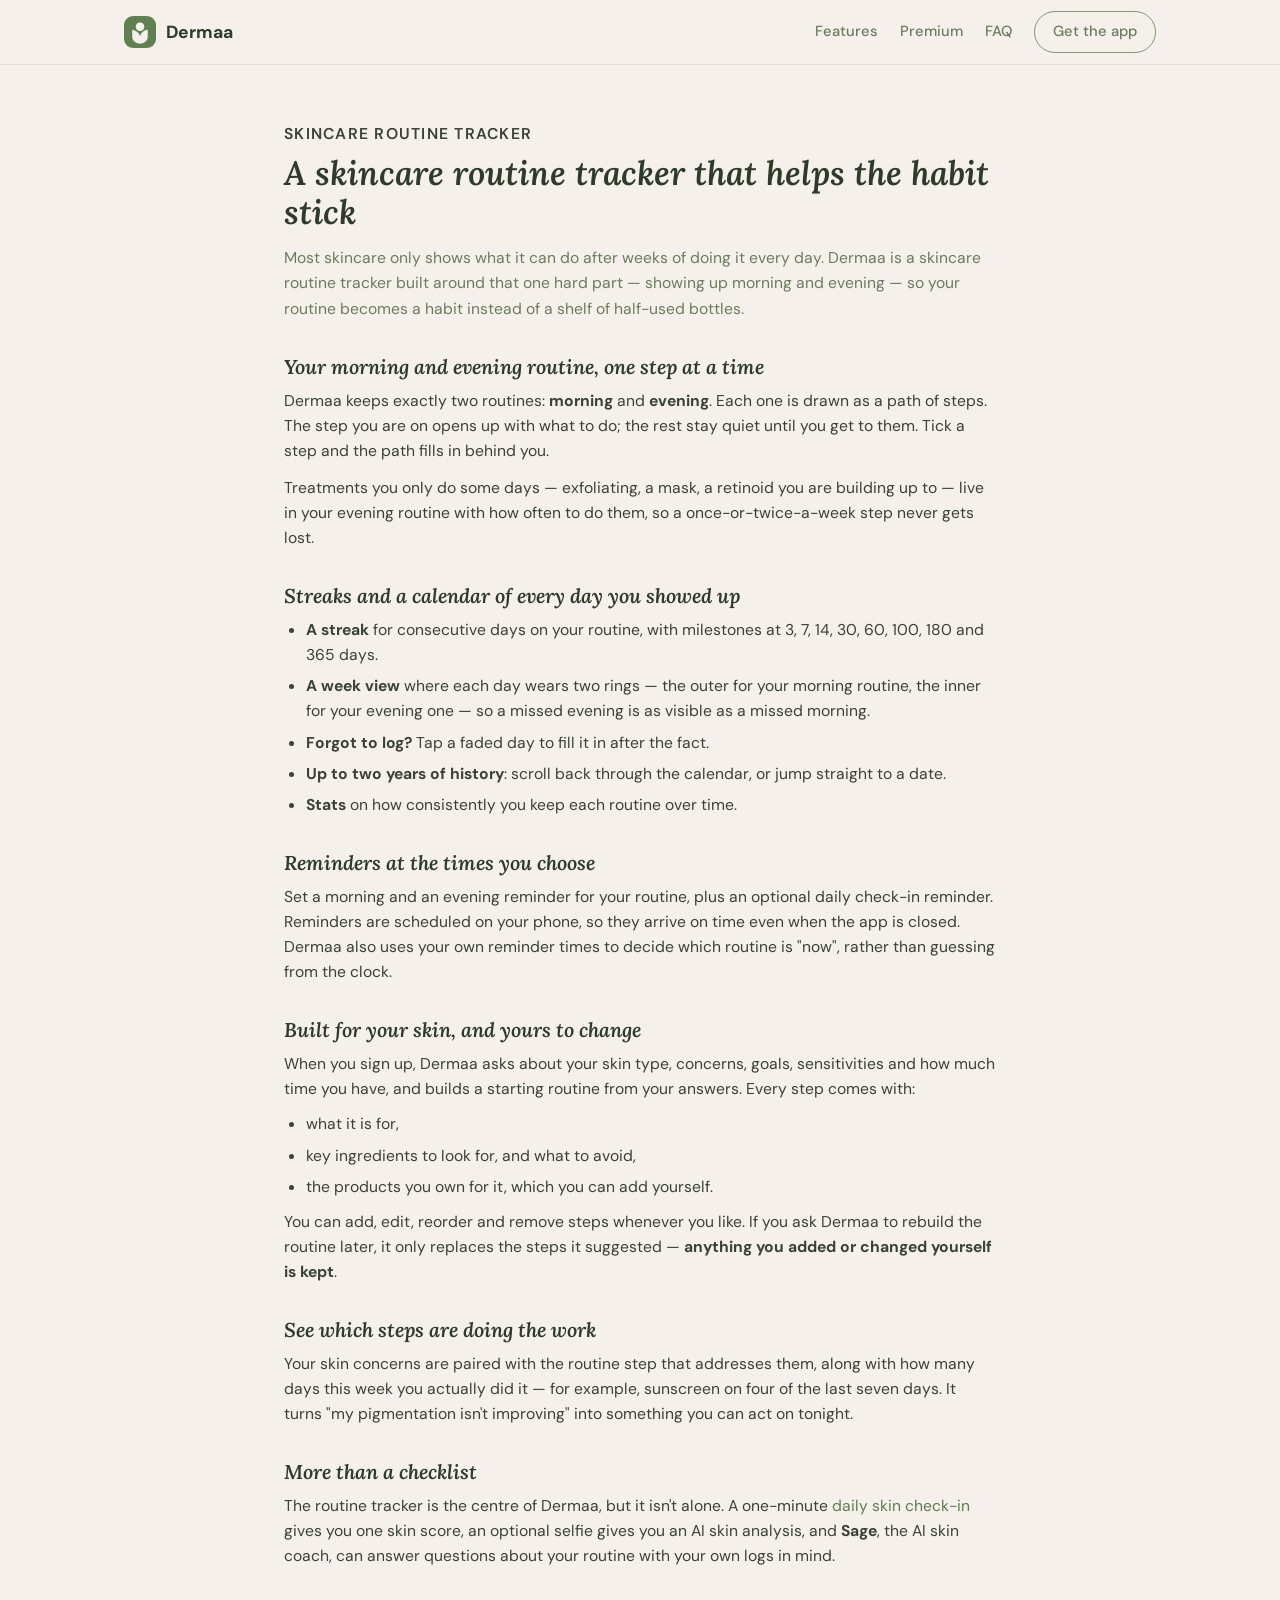
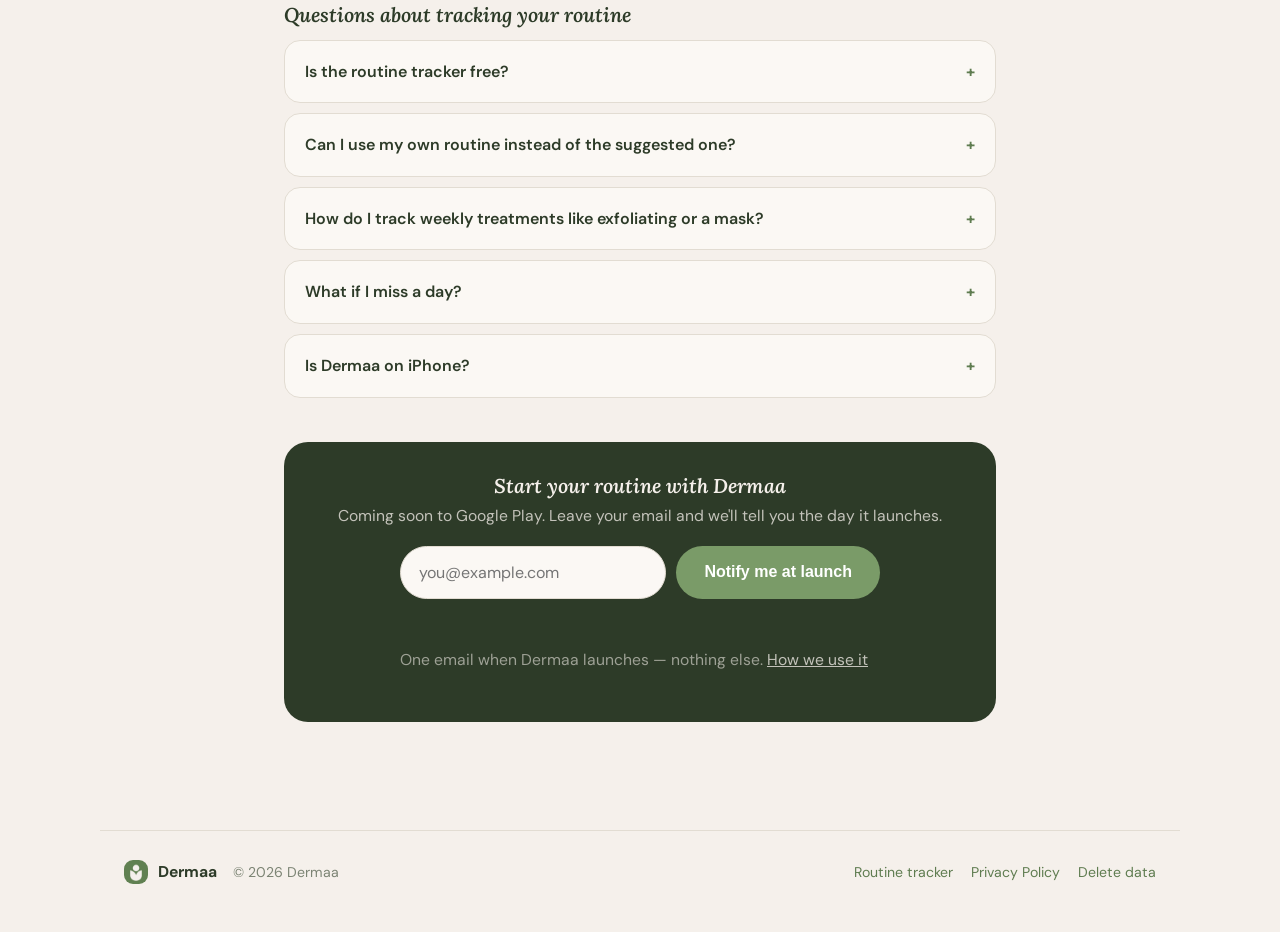
<file: skincare-routine-tracker.html>
<!DOCTYPE html>
<html lang="en">
<head>
  <meta charset="UTF-8" />
  <meta name="viewport" content="width=device-width, initial-scale=1.0" />
  <title>Skincare Routine Tracker App for Morning &amp; Evening — Dermaa</title>
  <meta name="description" content="Dermaa is a skincare routine tracker for Android: a morning and evening routine built for your skin, streaks, reminders, step-by-step guidance and a calendar of every day you showed up." />
  <meta property="og:site_name" content="Dermaa" />
  <meta property="og:title" content="Skincare Routine Tracker App for Morning &amp; Evening — Dermaa" />
  <meta property="og:description" content="Track your morning and evening skincare routine, build a streak, and see which steps you actually keep up with." />
  <meta property="og:type" content="article" />
  <meta property="og:url" content="https://dermaa.app/skincare-routine-tracker.html" />
  <meta property="og:image" content="https://dermaa.app/assets/shot_dashboard.png" />
  <meta name="twitter:card" content="summary_large_image" />
  <link rel="canonical" href="https://dermaa.app/skincare-routine-tracker.html" />
  <link rel="icon" type="image/png" sizes="48x48" href="assets/favicon-48.png" />
  <link rel="icon" type="image/png" sizes="192x192" href="assets/icon-192.png" />
  <link rel="apple-touch-icon" href="assets/apple-touch-icon.png" />
  <link rel="preconnect" href="https://fonts.googleapis.com" />
  <link rel="preconnect" href="https://fonts.gstatic.com" crossorigin />
  <link href="https://fonts.googleapis.com/css2?family=DM+Sans:wght@400;500;600;700&family=Lora:ital,wght@1,500;1,600&display=swap" rel="stylesheet" />
  <link rel="stylesheet" href="styles.css?v=7" />
  <script type="application/ld+json">
  {
    "@context": "https://schema.org",
    "@type": "BreadcrumbList",
    "itemListElement": [
      { "@type": "ListItem", "position": 1, "name": "Dermaa", "item": "https://dermaa.app/" },
      { "@type": "ListItem", "position": 2, "name": "Skincare routine tracker", "item": "https://dermaa.app/skincare-routine-tracker.html" }
    ]
  }
  </script>
</head>
<body>
  <header class="nav">
    <div class="wrap nav-inner">
      <a class="brand" href="index.html"><img src="assets/app_icon.png" alt="" />Dermaa</a>
      <nav class="nav-links">
        <a href="index.html#features">Features</a>
        <a href="index.html#premium">Premium</a>
        <a href="index.html#faq">FAQ</a>
        <a class="btn-outline" href="index.html#download" data-track="nav_get_app">Get the app</a>
      </nav>
    </div>
  </header>

  <main class="doc">
    <p class="eyebrow">Skincare routine tracker</p>
    <h1>A skincare routine tracker that helps the habit stick</h1>
    <p class="lead-doc">Most skincare only shows what it can do after weeks of
    doing it every day. Dermaa is a skincare routine tracker built around that
    one hard part — showing up morning and evening — so your routine becomes a
    habit instead of a shelf of half-used bottles.</p>

    <h2>Your morning and evening routine, one step at a time</h2>
    <p>Dermaa keeps exactly two routines: <strong>morning</strong> and
    <strong>evening</strong>. Each one is drawn as a path of steps. The step
    you are on opens up with what to do; the rest stay quiet until you get to
    them. Tick a step and the path fills in behind you.</p>
    <p>Treatments you only do some days — exfoliating, a mask, a retinoid you
    are building up to — live in your evening routine with how often to do
    them, so a once-or-twice-a-week step never gets lost.</p>

    <h2>Streaks and a calendar of every day you showed up</h2>
    <ul>
      <li><strong>A streak</strong> for consecutive days on your routine, with
      milestones at 3, 7, 14, 30, 60, 100, 180 and 365 days.</li>
      <li><strong>A week view</strong> where each day wears two rings — the
      outer for your morning routine, the inner for your evening one — so a
      missed evening is as visible as a missed morning.</li>
      <li><strong>Forgot to log?</strong> Tap a faded day to fill it in after
      the fact.</li>
      <li><strong>Up to two years of history</strong>: scroll back through the
      calendar, or jump straight to a date.</li>
      <li><strong>Stats</strong> on how consistently you keep each routine over
      time.</li>
    </ul>

    <h2>Reminders at the times you choose</h2>
    <p>Set a morning and an evening reminder for your routine, plus an optional
    daily check-in reminder. Reminders are scheduled on your phone, so they
    arrive on time even when the app is closed. Dermaa also uses your own
    reminder times to decide which routine is "now", rather than guessing from
    the clock.</p>

    <h2>Built for your skin, and yours to change</h2>
    <p>When you sign up, Dermaa asks about your skin type, concerns, goals,
    sensitivities and how much time you have, and builds a starting routine
    from your answers. Every step comes with:</p>
    <ul>
      <li>what it is for,</li>
      <li>key ingredients to look for, and what to avoid,</li>
      <li>the products you own for it, which you can add yourself.</li>
    </ul>
    <p>You can add, edit, reorder and remove steps whenever you like. If you
    ask Dermaa to rebuild the routine later, it only replaces the steps it
    suggested — <strong>anything you added or changed yourself is kept</strong>.</p>

    <h2>See which steps are doing the work</h2>
    <p>Your skin concerns are paired with the routine step that addresses them,
    along with how many days this week you actually did it — for example,
    sunscreen on four of the last seven days. It turns "my pigmentation isn't
    improving" into something you can act on tonight.</p>

    <h2>More than a checklist</h2>
    <p>The routine tracker is the centre of Dermaa, but it isn't alone. A
    one-minute <a href="index.html#features">daily skin check-in</a> gives you
    one skin score, an optional selfie gives you an AI skin analysis, and
    <strong>Sage</strong>, the AI skin coach, can answer questions about your
    routine with your own logs in mind.</p>

    <h2>Questions about tracking your routine</h2>
    <div class="faq">
      <details>
        <summary>Is the routine tracker free?</summary>
        <p>Yes. Your routine, streaks, reminders, history and stats are free
        and unlimited. <a href="index.html#premium">Premium</a> only raises the
        daily limits on the AI features, like face scans and messages to
        Sage.</p>
      </details>
      <details>
        <summary>Can I use my own routine instead of the suggested one?</summary>
        <p>Yes. Edit, reorder or delete any suggested step, or add your own.
        Steps you write or change are never overwritten if the routine is
        rebuilt.</p>
      </details>
      <details>
        <summary>How do I track weekly treatments like exfoliating or a mask?</summary>
        <p>Add them to your evening routine with how often you do them. They
        sit in the routine you already open every night instead of a separate
        list you would forget to check.</p>
      </details>
      <details>
        <summary>What if I miss a day?</summary>
        <p>Nothing is lost. Your history keeps every day you did log, and if
        you did your routine but forgot to tick it, you can fill that day in
        afterwards from the week view.</p>
      </details>
      <details>
        <summary>Is Dermaa on iPhone?</summary>
        <p>Not yet. Dermaa is an Android app, coming soon to Google Play.</p>
      </details>
    </div>

    <div class="doc-cta">
      <h2>Start your routine with Dermaa</h2>
      <p>Coming soon to Google Play. Leave your email and we'll tell you the
      day it launches.</p>
      <form class="lead-form" data-lead-form novalidate>
              <label class="sr-only" for="lead-email-tracker">Email address</label>
              <div class="lead-row">
                <input id="lead-email-tracker" type="email" name="email" placeholder="you@example.com" autocomplete="email" required />
                <button type="submit" class="btn" data-track="lead_submit">Notify me at launch</button>
              </div>
              <input class="hp" type="text" name="company" tabindex="-1" autocomplete="off" aria-hidden="true" />
              <p class="lead-status" data-lead-status role="status" aria-live="polite"></p>
              <p class="lead-fine">One email when Dermaa launches — nothing else.
              <a href="privacy.html#website">How we use it</a></p>
            </form>
    </div>
  </main>

  <footer>
    <div class="wrap footer-inner">
      <a class="brand" href="index.html"><img src="assets/app_icon.png" alt="" />Dermaa</a>
      <span>© 2026 Dermaa</span>
      <div class="footer-links">
        <a href="skincare-routine-tracker.html">Routine tracker</a>
        <a href="privacy.html">Privacy Policy</a>
        <a href="delete-account.html">Delete data</a>
      </div>
    </div>
  </footer>
  <script src="assets/track.js?v=2" defer></script>
</body>
</html>
</file>
<file: styles.css>
/* Dermaa promo site — mirrors the app's AppColors palette (warm cream & sage). */
:root {
  --bg: #F5F0EB;
  --surface: #EDE9E2;
  --card: #FBF8F4;
  --primary: #7A9B68;
  --primary-dark: #5F7C50;
  --forest: #2D3B28;
  --olive: #6B7C5C;
  --text: #3A4234;
  --text-soft: #7C8474;
  --border: #E2DCD2;
  --gold: #C4914A;
  --radius: 20px;
}

* { margin: 0; padding: 0; box-sizing: border-box; }

html { scroll-behavior: smooth; }

html, body {
  /* No layout may ever widen the canvas on a phone — a single overflowing
     element makes mobile browsers zoom out to a "desktop" view. */
  overflow-x: clip;
  max-width: 100%;
}

body {
  font-family: 'DM Sans', system-ui, sans-serif;
  background: var(--bg);
  color: var(--text);
  line-height: 1.6;
  -webkit-font-smoothing: antialiased;
  -webkit-text-size-adjust: 100%;
  text-size-adjust: 100%;
}

img, svg { max-width: 100%; height: auto; }

h1, h2, h3.serif {
  font-family: 'Lora', Georgia, serif;
  font-style: italic;
  font-weight: 600;
  color: var(--forest);
  line-height: 1.15;
}

a { color: var(--primary-dark); text-decoration: none; }
a:hover { text-decoration: underline; }

.wrap { max-width: 1080px; margin: 0 auto; padding: 0 24px; }

/* ── Nav ── */
.nav {
  position: sticky; top: 0; z-index: 10;
  background: rgba(245, 240, 235, 0.92);
  backdrop-filter: blur(8px);
  border-bottom: 1px solid var(--border);
}
.nav-inner {
  display: flex; align-items: center; gap: 28px;
  height: 64px;
}
.brand { display: flex; align-items: center; gap: 10px; font-weight: 700; color: var(--forest); font-size: 1.1rem; }
.brand img { width: 32px; height: 32px; border-radius: 9px; }
.brand:hover { text-decoration: none; }
.nav-links { display: flex; gap: 22px; margin-left: auto; align-items: center; }
.nav-links a { color: var(--olive); font-size: 0.92rem; font-weight: 500; }
.btn-outline {
  border: 1.5px solid var(--primary); color: var(--primary-dark);
  padding: 8px 18px; border-radius: 22px; font-weight: 600; font-size: 0.9rem;
}
.btn-outline:hover { background: var(--primary); color: #fff; text-decoration: none; }

/* ── Buttons ── */
.btn {
  display: inline-flex; align-items: center; gap: 9px;
  background: var(--primary); color: #fff;
  padding: 14px 28px; border-radius: 28px;
  font-weight: 600; font-size: 1rem; border: none; cursor: default;
}
.btn:hover { background: var(--primary-dark); text-decoration: none; }

/* ── Hero ── */
.eyebrow {
  font-size: 0.82rem; font-weight: 600; letter-spacing: 0.08em; text-transform: uppercase;
  color: var(--primary-dark); margin-bottom: 12px;
}
.hero { padding: 72px 0 56px; }
.hero-grid { display: grid; grid-template-columns: 1.15fr 0.85fr; gap: 48px; align-items: center; }
.hero h1 { font-size: clamp(2.2rem, 4.5vw, 3.4rem); margin-bottom: 18px; }
.hero p.lead { font-size: 1.12rem; color: var(--olive); max-width: 34em; margin-bottom: 28px; }
.hero-cta { display: flex; align-items: center; gap: 20px; flex-wrap: wrap; }

.qr-card {
  background: var(--card); border: 1px solid var(--border); border-radius: 16px;
  padding: 10px; width: 96px; text-align: center;
}
.qr-card img { width: 76px; height: 76px; display: block; }
.qr-card span { font-size: 0.62rem; color: var(--text-soft); display: block; margin-top: 4px; letter-spacing: 0.04em; }

/* Phone frame */
.phone {
  border: 10px solid var(--forest); border-radius: 38px;
  overflow: hidden; background: var(--forest);
  box-shadow: 0 24px 60px rgba(45, 59, 40, 0.18);
  width: 100%; max-width: 290px; margin: 0 auto;
}
.phone img { width: 100%; display: block; border-radius: 26px; }

/* ── Sections ── */
section { padding: 64px 0; }
.section-head { text-align: center; max-width: 40em; margin: 0 auto 44px; }
.section-head h2 { font-size: clamp(1.7rem, 3vw, 2.3rem); margin-bottom: 10px; }
.section-head p { color: var(--olive); }

/* Features */
.features { display: grid; grid-template-columns: repeat(auto-fit, minmax(280px, 1fr)); gap: 18px; }
.feature {
  background: var(--card); border: 1px solid var(--border);
  border-radius: var(--radius); padding: 26px;
  /* Stitch design-md "ambient shadow": forest-tinted, never black */
  box-shadow: 0px 4px 20px rgba(45, 59, 40, 0.05);
}
.feature .chip {
  width: 44px; height: 44px; border-radius: 50%;
  background: rgba(122, 155, 104, 0.14);
  display: flex; align-items: center; justify-content: center;
  font-size: 1.25rem; margin-bottom: 14px;
}
.feature h3 { font-size: 1.05rem; color: var(--forest); margin-bottom: 6px; font-weight: 700; }
.feature p { font-size: 0.93rem; color: var(--text-soft); }

.features-note {
  text-align: center; color: var(--text-soft); font-size: 0.9rem;
  margin-top: 26px;
}

/* How it works */
.steps { display: grid; grid-template-columns: repeat(auto-fit, minmax(240px, 1fr)); gap: 18px; }
.step { text-align: center; padding: 18px; }
.step .num {
  width: 48px; height: 48px; border-radius: 50%;
  background: var(--primary); color: #fff; font-weight: 700; font-size: 1.15rem;
  display: flex; align-items: center; justify-content: center; margin: 0 auto 14px;
  font-family: 'Lora', serif;
}
.step h3 { color: var(--forest); font-size: 1.02rem; margin-bottom: 6px; }
.step p { font-size: 0.92rem; color: var(--text-soft); }

/* Screenshot showcase */
.shots { background: var(--surface); border-top: 1px solid var(--border); border-bottom: 1px solid var(--border); }
.shots-row { display: flex; gap: 32px; justify-content: center; align-items: center; flex-wrap: wrap; }
.shots .phone { max-width: 250px; }
.shot-callout {
  max-width: 260px; background: var(--card); border: 1px solid var(--border);
  border-radius: var(--radius); padding: 24px;
  box-shadow: 0px 4px 20px rgba(45, 59, 40, 0.05);
}
.shot-callout .chip {
  width: 44px; height: 44px; border-radius: 50%;
  background: rgba(122, 155, 104, 0.14);
  display: flex; align-items: center; justify-content: center;
  font-size: 1.25rem; margin-bottom: 14px;
}
.shot-callout h3 { color: var(--forest); font-size: 1.02rem; margin-bottom: 6px; }
.shot-callout p { font-size: 0.92rem; color: var(--text-soft); }

/* Free & Premium */
.plans { max-width: 640px; margin: 0 auto; }
.plans table {
  width: 100%; border-collapse: separate; border-spacing: 0;
  background: var(--card); border: 1px solid var(--border);
  border-radius: var(--radius); overflow: hidden;
  box-shadow: 0px 4px 20px rgba(45, 59, 40, 0.05);
}
.plans th, .plans td { padding: 14px 18px; text-align: left; font-size: 0.95rem; }
.plans thead th {
  background: var(--surface); color: var(--forest); font-weight: 700;
  font-size: 0.85rem; letter-spacing: 0.03em;
}
.plans thead th:last-child, .plans tbody td:last-child { color: var(--primary-dark); font-weight: 600; }
.plans tbody th { color: var(--text); font-weight: 500; }
.plans tbody td { color: var(--text-soft); white-space: nowrap; }
.plans tbody tr + tr > * { border-top: 1px solid var(--border); }
.plans-note { text-align: center; color: var(--text-soft); font-size: 0.88rem; margin-top: 16px; }

/* FAQ */
.faq { max-width: 760px; margin: 0 auto; display: grid; gap: 10px; }
.faq details {
  background: var(--card); border: 1px solid var(--border);
  border-radius: 16px; padding: 4px 20px;
}
.faq summary {
  cursor: pointer; list-style: none; padding: 14px 0;
  font-weight: 600; color: var(--forest);
  display: flex; justify-content: space-between; gap: 16px;
}
.faq summary::-webkit-details-marker { display: none; }
.faq summary::after { content: "+"; color: var(--primary-dark); font-weight: 700; }
.faq details[open] summary::after { content: "–"; }
.faq details p { color: var(--text-soft); font-size: 0.95rem; padding-bottom: 16px; }

/* Download band */
.download-band {
  background: var(--forest); border-radius: 28px;
  padding: 48px 40px; color: #F5F0EB;
  display: flex; align-items: center; gap: 40px; flex-wrap: wrap; justify-content: space-between;
}
.download-band h2 { color: #F5F0EB; font-size: clamp(1.5rem, 2.6vw, 2rem); margin-bottom: 10px; }
.download-band p { color: rgba(245, 240, 235, 0.75); max-width: 30em; }
.download-actions { display: flex; align-items: center; gap: 22px; }
.qr-card.on-dark { background: #F5F0EB; border-color: transparent; }
.play-badge {
  border: 1.5px solid rgba(245, 240, 235, 0.5); border-radius: 12px;
  padding: 10px 20px; font-size: 0.9rem; color: rgba(245, 240, 235, 0.9);
  display: inline-flex; align-items: center; gap: 8px; white-space: nowrap;
}

/* Footer */
footer { padding: 36px 0 48px; }
.footer-inner {
  display: flex; align-items: center; gap: 16px; flex-wrap: wrap;
  color: var(--text-soft); font-size: 0.88rem;
  border-top: 1px solid var(--border); padding-top: 28px;
}
.footer-inner .brand { font-size: 0.98rem; }
.footer-inner .brand img { width: 24px; height: 24px; }
.footer-links { margin-left: auto; display: flex; gap: 18px; }

/* ── Privacy page ── */
.doc { max-width: 760px; margin: 0 auto; padding: 56px 24px 72px; }
.doc h1 { font-size: 2.1rem; margin-bottom: 6px; }
.doc .updated { color: var(--text-soft); font-size: 0.9rem; margin-bottom: 36px; }
.doc h2 { font-size: 1.25rem; margin: 34px 0 10px; }
.doc p, .doc li { color: var(--text); font-size: 0.98rem; }
.doc ul { padding-left: 22px; margin: 10px 0; }
.doc li { margin-bottom: 6px; }

.feature-link { display: inline-block; margin-top: 10px; font-size: 0.9rem; font-weight: 600; }
.lead-doc { font-size: 1.08rem; color: var(--olive) !important; margin: 14px 0 8px; }
.doc .eyebrow { margin-bottom: 8px; }
.doc p + p { margin-top: 12px; }
.doc .faq { margin-top: 14px; }
.doc .faq details p { color: var(--text-soft); }
.doc-cta {
  margin-top: 44px; background: var(--forest); border-radius: 24px;
  padding: 32px 28px; text-align: center;
}
.doc-cta h2 { color: #F5F0EB; margin: 0 0 6px; }
.doc-cta p { color: rgba(245, 240, 235, 0.75) !important; margin-bottom: 18px; }
.doc-cta .btn { cursor: pointer; }

/* Launch sign-up */
.sr-only {
  position: absolute; width: 1px; height: 1px; padding: 0; margin: -1px;
  overflow: hidden; clip: rect(0, 0, 0, 0); white-space: nowrap; border: 0;
}
.hp { position: absolute; left: -9999px; width: 1px; height: 1px; opacity: 0; }
.lead-form { margin-top: 18px; max-width: 30em; }
.lead-row { display: flex; gap: 10px; flex-wrap: wrap; }
.lead-row input {
  flex: 1 1 220px; min-width: 0;
  padding: 13px 18px; border-radius: 28px; font: inherit; font-size: 1rem;
  border: 1.5px solid var(--border); background: var(--card); color: var(--text);
}
.lead-row input:focus { outline: 2px solid var(--primary); outline-offset: 1px; }
.lead-row .btn { cursor: pointer; white-space: nowrap; }
.lead-row .btn[disabled] { opacity: 0.6; cursor: progress; }
.lead-status { min-height: 1.4em; margin-top: 8px; font-size: 0.9rem; }
.lead-status.ok { color: var(--primary); }
.lead-status.err { color: #E8A39A; }
.lead-fine { font-size: 0.8rem; opacity: 0.75; }
.download-band .lead-fine, .doc-cta .lead-fine { color: rgba(245, 240, 235, 0.7); }
.download-band .lead-fine a, .doc-cta .lead-fine a { color: #F5F0EB; text-decoration: underline; }
.download-band .lead-status.ok, .doc-cta .lead-status.ok { color: #BFD8B0; }
.doc-cta .lead-form { margin: 0 auto; text-align: left; }
.doc-cta p + .lead-form { margin-top: 0; }
.hero .btn { cursor: pointer; }

/* ── Responsive ── */
@media (max-width: 820px) {
  .hero-grid { grid-template-columns: 1fr; text-align: center; }
  .hero p.lead { margin-left: auto; margin-right: auto; }
  .hero-cta { justify-content: center; }
  .phone { max-width: 240px; }
  .nav-links a:not(.btn-outline) { display: none; }
  .download-band { justify-content: center; text-align: center; }
}

/* Phones */
@media (max-width: 560px) {
  .wrap { padding: 0 18px; }
  section { padding: 44px 0; }
  .hero { padding: 40px 0 36px; }
  .hero h1 { font-size: 2.1rem; }
  .hero p.lead { font-size: 1rem; }
  .hero-cta { flex-direction: column; gap: 16px; }
  .hero-cta .btn { width: 100%; justify-content: center; }
  .section-head { margin-bottom: 28px; }
  .features { grid-template-columns: 1fr; gap: 14px; }
  .feature { padding: 20px; }
  .steps { grid-template-columns: 1fr; gap: 8px; }
  .step { padding: 12px; }
  .shots-row { gap: 20px; }
  .shot-callout { max-width: 100%; }
  .download-band {
    flex-direction: column; align-items: center;
    padding: 32px 22px; gap: 24px; border-radius: 22px;
  }
  .download-actions { flex-direction: column; gap: 16px; }
  .lead-row .btn { width: 100%; justify-content: center; }
  .footer-inner { flex-direction: column; text-align: center; gap: 10px; }
  .plans th, .plans td { padding: 12px; font-size: 0.88rem; }
  .footer-links { margin-left: 0; }
  .nav-inner { height: 58px; gap: 12px; }
  .brand { font-size: 1rem; }
}
</file>
